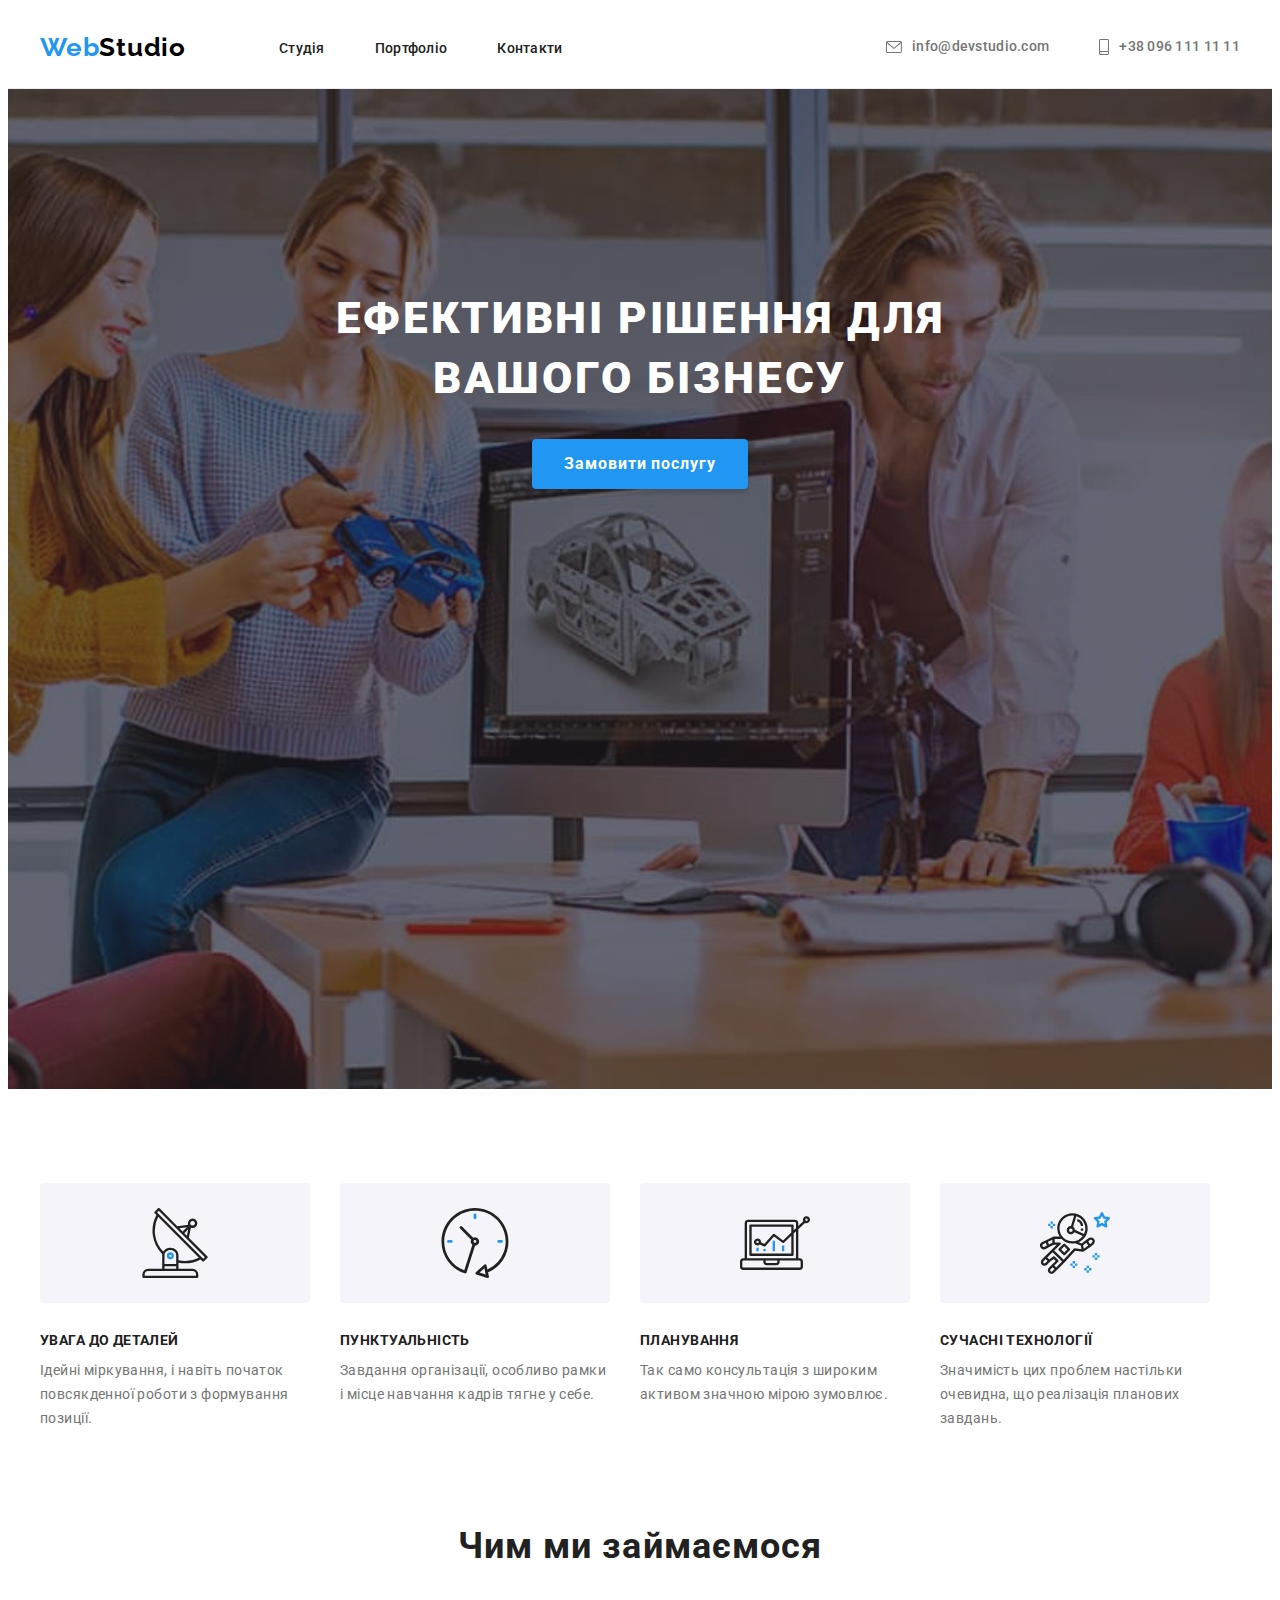
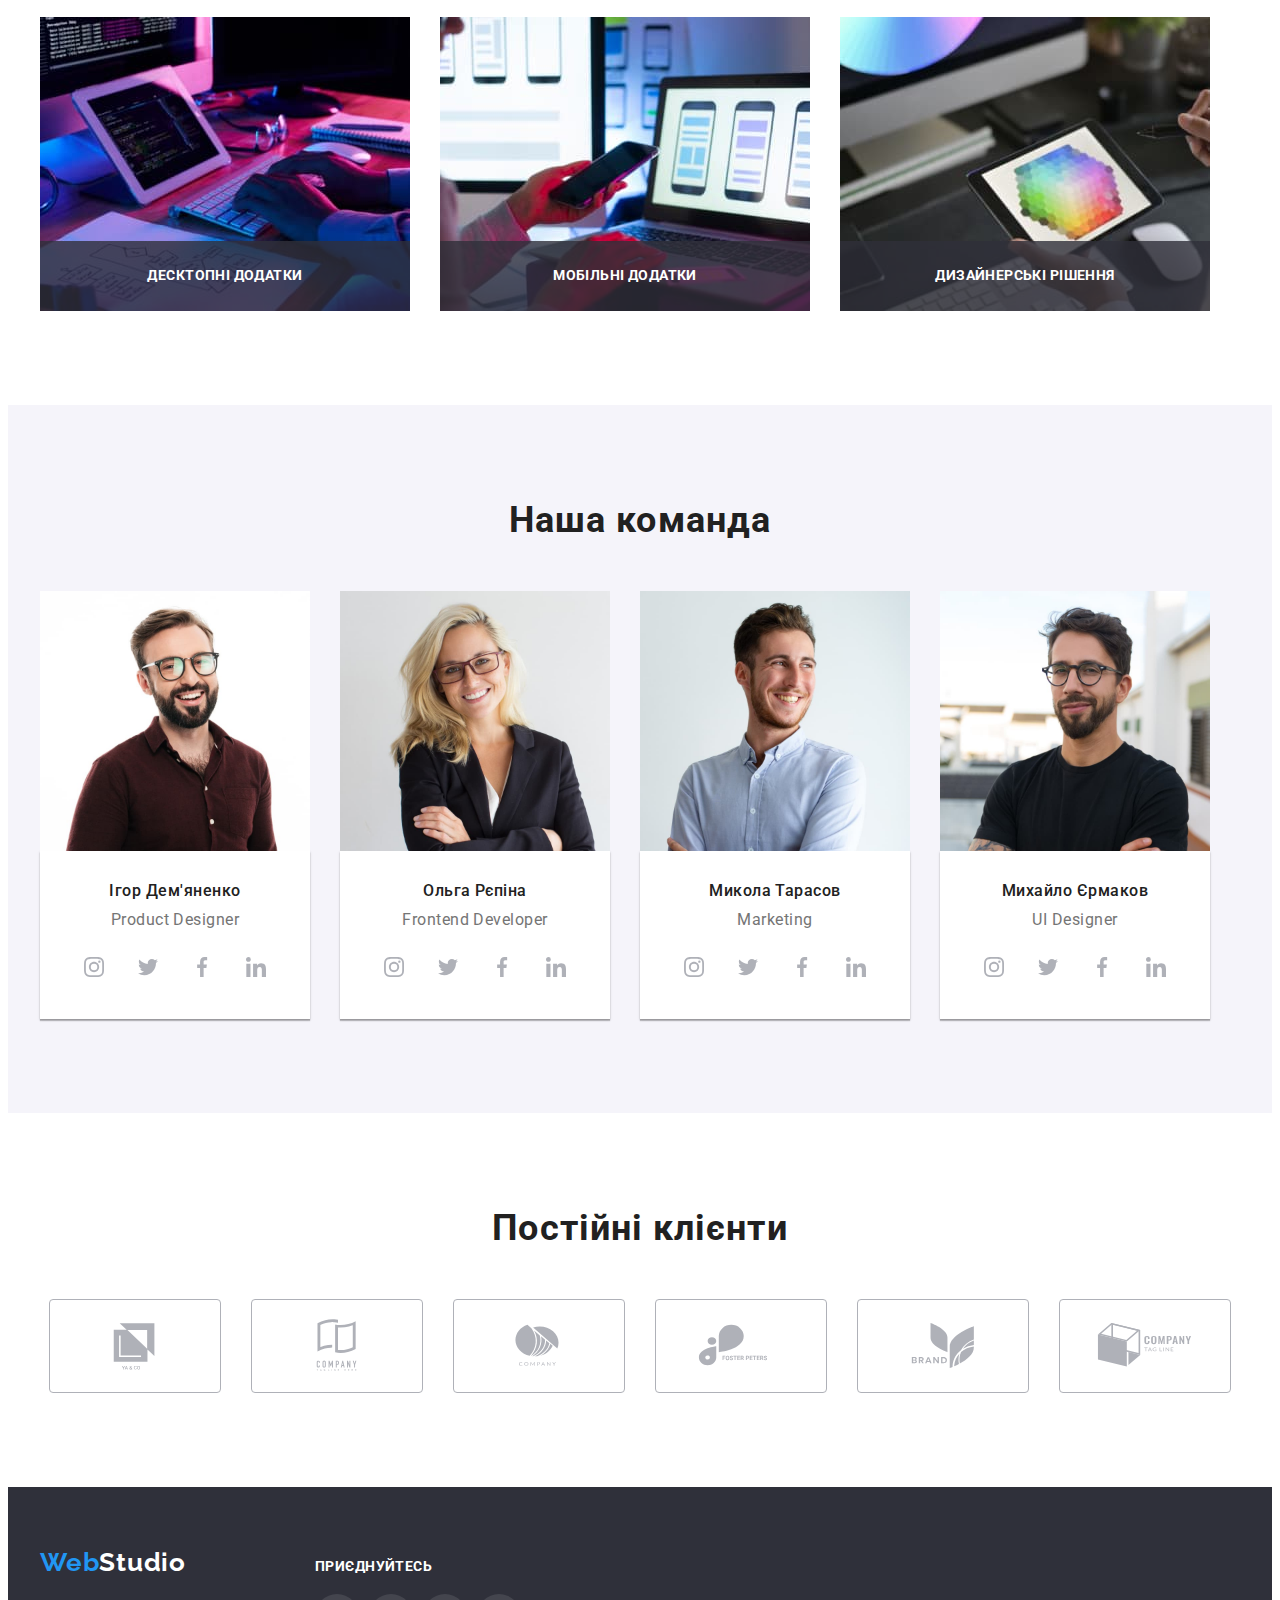
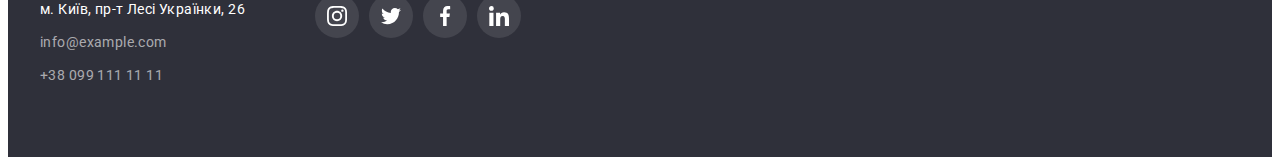
<file: index.html>
<!DOCTYPE html>
<html lang="uk">
  <head>
    <meta charset="UTF-8" />
    <meta http-equiv="X-UA-Compatible" content="IE=edge" />
    <meta name="viewport" content="width=device-width, initial-scale=1.0" />
    <title>Студія</title>
    <link rel="preconnect" href="https://fonts.googleapis.com" />
    <link rel="preconnect" href="https://fonts.gstatic.com" crossorigin />
    <link
      href="https://fonts.googleapis.com/css2?family=Raleway:wght@700&family=Roboto:wght@400;500;700;900&display=swap"
      rel="stylesheet"
    />
    <link
      rel="stylesheet"
      href="https://cdnjs.cloudflare.com/ajax/libs/modern-normalize/1.1.0/modern-normalize.min.css"
      integrity="sha512-wpPYUAdjBVSE4KJnH1VR1HeZfpl1ub8YT/NKx4PuQ5NmX2tKuGu6U/JRp5y+Y8XG2tV+wKQpNHVUX03MfMFn9Q=="
      crossorigin="anonymous"
      referrerpolicy="no-referrer"
    />
    <link rel="stylesheet" href="./css/styles.css" />
  </head>
  <body>
    <!--header-->
    <header class="header">
      <div class="container wrap-header-navigation">
        <nav class="navigation">
          <a class="link link-logo" href="./index.html"
            ><span class="logo-web-element">Web</span
            ><span class="logo-studio-element">Studio</span></a
          >
          <ul class="navigation-list">
            <li class="navigation-list-item">
              <a class="navigation-link link" href="./index.html">Студія</a>
            </li>
            <li class="navigation-list-item">
              <a class="navigation-link link" href="./portfolio.html"
                >Портфоліо</a
              >
            </li>
            <li class="navigation-list-item">
              <a class="navigation-link link" href="#">Контакти</a>
            </li>
          </ul>
        </nav>
        <ul class="contacts-list">
          <li class="contact-item">
            <a class="contact-link link" href="mailto:info@devstudio.com"
              ><svg class="contact-mail-icon" width="16" height="12">
                <use
                  class="icon-header"
                  href="./img/icons.svg#icon-envelope"
                ></use>
              </svg>
              info@devstudio.com</a
            >
          </li>
          <li class="contact-item">
            <a class="contact-link link" href="tel:+380961111111"
              ><svg class="contact-tel-icon" width="10" height="16">
                <use
                  class="icon-header"
                  href="./img/icons.svg#icon-smartphone"
                ></use></svg
              >+38 096 111 11 11</a
            >
          </li>
        </ul>
      </div>
    </header>
    <!--main content-->
    <main>
      <!--hero-->
      <section class="hero">
        <div class="container">
          <h1 class="hero-title">Ефективні рішення для вашого бізнесу</h1>
          <button class="hero-btn" type="button" data-modal-open>
            Замовити послугу
          </button>
        </div>
      </section>
      <!--working principles-->
      <section class="work-principles">
        <div class="container">
          <h2 class="visually-hidden">Принципи роботи</h2>
          <ul class="principles-list">
            <li class="principles-list-item">
              <div class="principles-box">
                <svg class="principle-icon" width="70" height="70">
                  <use class="" href="./img/icons.svg#icon-antenna-1"></use>
                </svg>
              </div>
              <h3 class="principles-title">Увага до деталей</h3>
              <p class="principles-after-title">
                Ідейні міркування, і навіть початок повсякденної роботи з
                формування позиції.
              </p>
            </li>
            <li class="principles-list-item">
              <div class="principles-box">
                <svg class="principle-icon" width="70" height="70">
                  <use class="" href="./img/icons.svg#icon-clock-1"></use>
                </svg>
              </div>
              <h3 class="principles-title">Пунктуальність</h3>
              <p class="principles-after-title">
                Завдання організації, особливо рамки і місце навчання кадрів
                тягне у себе.
              </p>
            </li>
            <li class="principles-list-item">
              <div class="principles-box">
                <svg class="principle-icon" width="70" height="70">
                  <use class="" href="./img/icons.svg#icon-diagram-1"></use>
                </svg>
              </div>
              <h3 class="principles-title">Планування</h3>
              <p class="principles-after-title">
                Так само консультація з широким активом значною мірою зумовлює.
              </p>
            </li>
            <li class="principles-list-item">
              <div class="principles-box">
                <svg class="principle-icon" width="70" height="70">
                  <use class="" href="./img/icons.svg#icon-astronaut-1"></use>
                </svg>
              </div>
              <h3 class="principles-title">Сучасні технології</h3>
              <p class="principles-after-title">
                Значимість цих проблем настільки очевидна, що реалізація
                планових завдань.
              </p>
            </li>
          </ul>
        </div>
      </section>
      <!--tasks-->
      <section class="tasks">
        <div class="container">
          <h2 class="tasks-title">Чим ми займаємося</h2>
          <ul class="tasks-list">
            <li class="tasks-list-item">
              <div class="task-list-wrap">
                <img src="./img/coding.jpg" alt="Програмування" width="370" />
                <p class="task-list-text">Десктопні додатки</p>
              </div>
            </li>
            <li class="tasks-list-item">
              <div class="task-list-wrap">
                <img
                  src="./img/adaptation.jpg"
                  alt="Програмування"
                  width="370"
                />
                <p class="task-list-text">Мобільні додатки</p>
              </div>
            </li>
            <li class="tasks-list-item">
              <div class="task-list-wrap">
                <img
                  src="./img/designing.jpg"
                  alt="Програмування"
                  width="370"
                />
                <p class="task-list-text">Дизайнерські рішення</p>
              </div>
            </li>
          </ul>
        </div>
      </section>
      <!--team-->
      <section class="team">
        <div class="container">
          <h2 class="team-title">Наша команда</h2>
          <ul class="team-list">
            <li class="team-list-item">
              <img
                src="./img/member-demyanenko.jpg"
                alt="Портрет Ігора Дем'яненка"
                width="270"
              />
              <div class="team-list-box">
                <h3 class="member-name">Ігор Дем'яненко</h3>
                <p class="member-title">Product Designer</p>
                <ul class="team-soc team-soc-list">
                  <li class="team-soc-item">
                    <a href="" class="team-soc-link link"
                      ><svg class="team-soc-icon" width="20" height="20">
                        <use
                          href="./img/icons.svg#icon-instagram-icon"
                        ></use></svg
                    ></a>
                  </li>
                  <li class="team-soc-item">
                    <a href="" class="team-soc-link link"
                      ><svg class="team-soc-icon" width="20" height="20">
                        <use
                          href="./img/icons.svg#icon-twitter-icon"
                        ></use></svg
                    ></a>
                  </li>
                  <li class="team-soc-item">
                    <a href="" class="team-soc-link link"
                      ><svg class="team-soc-icon" width="20" height="20">
                        <use
                          href="./img/icons.svg#icon-facebook-icon"
                        ></use></svg
                    ></a>
                  </li>
                  <li class="team-soc-item">
                    <a href="" class="team-soc-link link"
                      ><svg class="team-soc-icon" width="20" height="20">
                        <use
                          href="./img/icons.svg#icon-linkedin-icon"
                        ></use></svg
                    ></a>
                  </li>
                </ul>
              </div>
            </li>
            <li class="team-list-item">
              <img
                src="./img/member-repina.jpg"
                alt="Портрет Ольги Рєпіної"
                width="270"
              />
              <div class="team-list-box">
                <h3 class="member-name">Ольга Рєпіна</h3>
                <p class="member-title">Frontend Developer</p>
                <ul class="team-soc team-soc-list">
                  <li class="team-soc-item">
                    <a href="" class="team-soc-link link"
                      ><svg class="team-soc-icon" width="20" height="20">
                        <use
                          href="./img/icons.svg#icon-instagram-icon"
                        ></use></svg
                    ></a>
                  </li>
                  <li class="team-soc-item">
                    <a href="" class="team-soc-link link"
                      ><svg class="team-soc-icon" width="20" height="20">
                        <use
                          href="./img/icons.svg#icon-twitter-icon"
                        ></use></svg
                    ></a>
                  </li>
                  <li class="team-soc-item">
                    <a href="" class="team-soc-link link"
                      ><svg class="team-soc-icon" width="20" height="20">
                        <use
                          href="./img/icons.svg#icon-facebook-icon"
                        ></use></svg
                    ></a>
                  </li>
                  <li class="team-soc-item">
                    <a href="" class="team-soc-link link"
                      ><svg class="team-soc-icon" width="20" height="20">
                        <use
                          href="./img/icons.svg#icon-linkedin-icon"
                        ></use></svg
                    ></a>
                  </li>
                </ul>
              </div>
            </li>
            <li class="team-list-item">
              <img
                src="./img/member-tarasov.jpg"
                alt="Портрет Миколи Тарасова"
                width="270"
              />
              <div class="team-list-box">
                <h3 class="member-name">Микола Тарасов</h3>
                <p class="member-title">Marketing</p>
                <ul class="team-soc team-soc-list">
                  <li class="team-soc-item">
                    <a href="" class="team-soc-link link"
                      ><svg class="team-soc-icon" width="20" height="20">
                        <use
                          href="./img/icons.svg#icon-instagram-icon"
                        ></use></svg
                    ></a>
                  </li>
                  <li class="team-soc-item">
                    <a href="" class="team-soc-link link"
                      ><svg class="team-soc-icon" width="20" height="20">
                        <use
                          href="./img/icons.svg#icon-twitter-icon"
                        ></use></svg
                    ></a>
                  </li>
                  <li class="team-soc-item">
                    <a href="" class="team-soc-link link"
                      ><svg class="team-soc-icon" width="20" height="20">
                        <use
                          href="./img/icons.svg#icon-facebook-icon"
                        ></use></svg
                    ></a>
                  </li>
                  <li class="team-soc-item">
                    <a href="" class="team-soc-link link"
                      ><svg class="team-soc-icon" width="20" height="20">
                        <use
                          href="./img/icons.svg#icon-linkedin-icon"
                        ></use></svg
                    ></a>
                  </li>
                </ul>
              </div>
            </li>
            <li class="team-list-item">
              <img
                src="./img/member-yermakov.jpg"
                alt="Портрет Михайла Єрмакова"
                width="270"
              />
              <div class="team-list-box">
                <h3 class="member-name">Михайло Єрмаков</h3>
                <p class="member-title">UI Designer</p>
                <ul class="team-soc team-soc-list">
                  <li class="team-soc-item">
                    <a href="" class="team-soc-link link"
                      ><svg class="team-soc-icon" width="20" height="20">
                        <use
                          href="./img/icons.svg#icon-instagram-icon"
                        ></use></svg
                    ></a>
                  </li>
                  <li class="team-soc-item">
                    <a href="" class="team-soc-link link"
                      ><svg class="team-soc-icon" width="20" height="20">
                        <use
                          href="./img/icons.svg#icon-twitter-icon"
                        ></use></svg
                    ></a>
                  </li>
                  <li class="team-soc-item">
                    <a href="" class="team-soc-link link"
                      ><svg class="team-soc-icon" width="20" height="20">
                        <use
                          href="./img/icons.svg#icon-facebook-icon"
                        ></use></svg
                    ></a>
                  </li>
                  <li class="team-soc-item">
                    <a href="" class="team-soc-link link"
                      ><svg class="team-soc-icon" width="20" height="20">
                        <use
                          href="./img/icons.svg#icon-linkedin-icon"
                        ></use></svg
                    ></a>
                  </li>
                </ul>
              </div>
            </li>
          </ul>
        </div>
      </section>
      <section class="permanent-clients">
        <div class="container">
          <h2 class="permanent-clients-title">Постійні клієнти</h2>
          <ul class="permanent-clients-list">
            <li class="permanent-clients-list-item">
              <a href="" class="permanent-client-link">
                <svg class="permanent-client-icon">
                  <use href="./img/icons.svg#icon-Logo-client1"></use>
                </svg>
              </a>
            </li>
            <li class="permanent-clients-list-item">
              <a href="" class="permanent-client-link">
                <svg class="permanent-client-icon">
                  <use href="./img/icons.svg#icon-Logo-client2"></use>
                </svg>
              </a>
            </li>
            <li class="permanent-clients-list-item">
              <a href="" class="permanent-client-link">
                <svg class="permanent-client-icon">
                  <use href="./img/icons.svg#icon-Logo-client3"></use>
                </svg>
              </a>
            </li>
            <li class="permanent-clients-list-item">
              <a href="" class="permanent-client-link">
                <svg class="permanent-client-icon">
                  <use href="./img/icons.svg#icon-Logo-client4"></use>
                </svg>
              </a>
            </li>
            <li class="permanent-clients-list-item">
              <a href="" class="permanent-client-link">
                <svg class="permanent-client-icon">
                  <use href="./img/icons.svg#icon-Logo-client5"></use>
                </svg>
              </a>
            </li>
            <li class="permanent-clients-list-item">
              <a href="" class="permanent-client-link">
                <svg class="permanent-client-icon">
                  <use href="./img/icons.svg#icon-Logo-client6"></use>
                </svg>
              </a>
            </li>
          </ul>
        </div>
      </section>
    </main>
    <!--footer-->
    <footer class="footer">
      <div class="container footer-flex">
        <div class="footer-contact-box">
          <a class="link" href="./index.html"
            ><span class="logo-web-element">Web</span
            ><span class="footer-studio-element">Studio</span></a
          >
          <address class="footer-address">
            <ul class="address-list">
              <li class="footer-list-item">
                <a
                  class="map-link link"
                  href="https://goo.gl/maps/FsZgaGo8YKT9qEPr9"
                  target="_blank"
                  rel="noreferrer noopener nofollow"
                  >м. Київ, пр-т Лесі Українки, 26</a
                >
              </li>
              <li class="footer-list-item">
                <a class="mail-link link" href="mailto:info@example.com"
                  >info@example.com</a
                >
              </li>
              <li class="footer-list-item">
                <a class="tel-link link" href="tel:+380991111111"
                  >+38 099 111 11 11</a
                >
              </li>
            </ul>
          </address>
        </div>
        <div class="join-us">
          <h3 class="join-title">Приєднуйтесь</h3>
          <ul class="team-soc team-soc-list">
            <li class="team-soc-item">
              <a href="" class="team-soc-link-footer link"
                ><svg class="team-soc-icon-footer" width="20" height="20">
                  <use href="./img/icons.svg#icon-instagram-icon"></use></svg
              ></a>
            </li>
            <li class="team-soc-item">
              <a href="" class="team-soc-link-footer link"
                ><svg class="team-soc-icon-footer" width="20" height="20">
                  <use href="./img/icons.svg#icon-twitter-icon"></use></svg
              ></a>
            </li>
            <li class="team-soc-item">
              <a href="" class="team-soc-link-footer link"
                ><svg class="team-soc-icon-footer" width="20" height="20">
                  <use href="./img/icons.svg#icon-facebook-icon"></use></svg
              ></a>
            </li>
            <li class="team-soc-item">
              <a href="" class="team-soc-link-footer link"
                ><svg class="team-soc-icon-footer" width="20" height="20">
                  <use href="./img/icons.svg#icon-linkedin-icon"></use></svg
              ></a>
            </li>
          </ul>
        </div>
      </div>
    </footer>
    <div class="backdrop is-hidden" data-modal>
      <div class="modal">
        <button type="button" class="modal-close" data-modal-close>
          <svg class="close-icon" width="18" height="18">
            <use href="./img/icons.svg#icon-close-black-18dp-2-1"></use>
          </svg>
        </button>
      </div>
    </div>
    <script src="./js/modal.js"></script>
  </body>
</html>
</file>
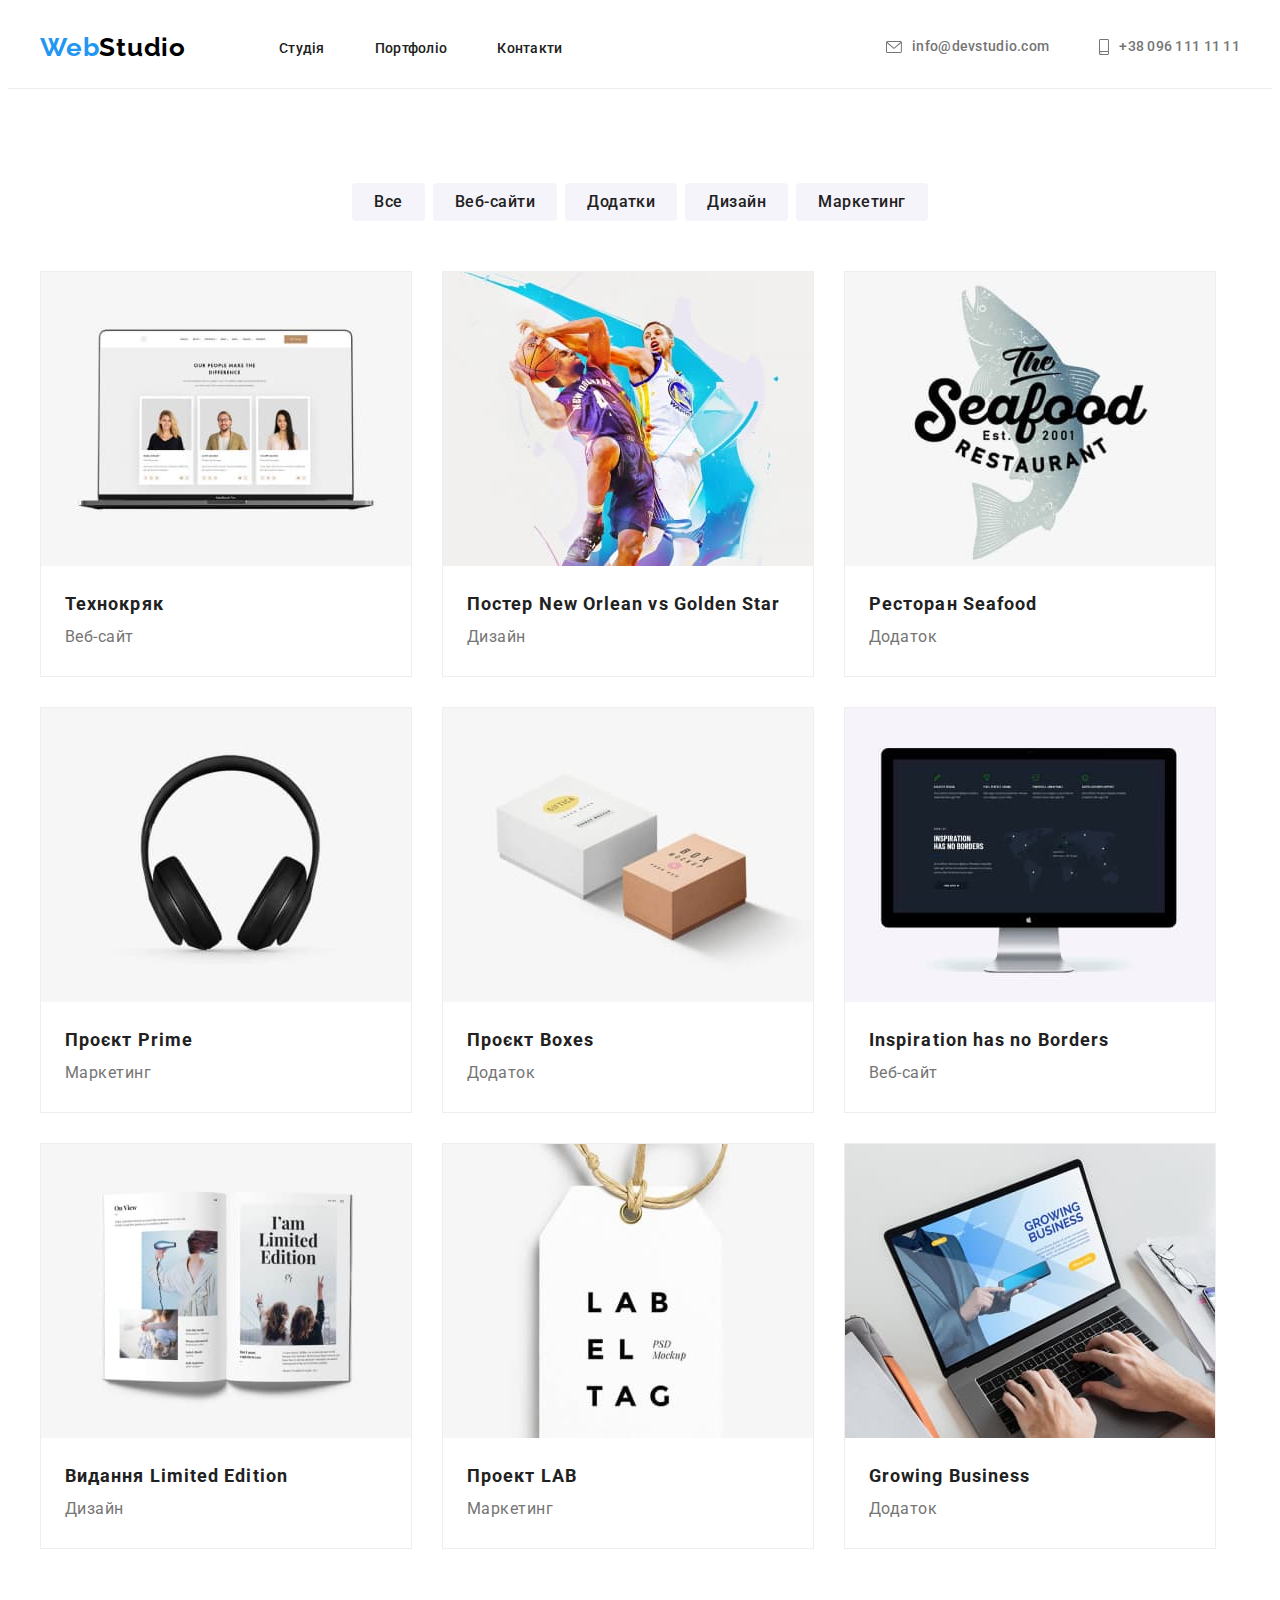
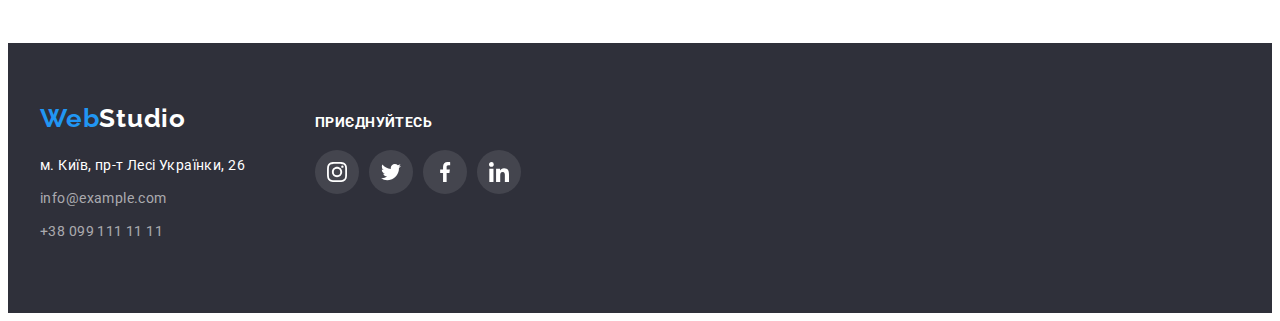
<file: portfolio.html>
<!DOCTYPE html>
<html lang="en">
  <head>
    <meta charset="UTF-8" />
    <meta http-equiv="X-UA-Compatible" content="IE=edge" />
    <meta name="viewport" content="width=device-width, initial-scale=1.0" />
    <title>Студія</title>
    <link rel="preconnect" href="https://fonts.googleapis.com" />
    <link rel="preconnect" href="https://fonts.gstatic.com" crossorigin />
    <link
      href="https://fonts.googleapis.com/css2?family=Raleway:wght@700&family=Roboto:wght@400;500;700;900&display=swap"
      rel="stylesheet"
    />
    <link
      rel="stylesheet"
      href="https://cdnjs.cloudflare.com/ajax/libs/modern-normalize/1.1.0/modern-normalize.min.css"
      integrity="sha512-wpPYUAdjBVSE4KJnH1VR1HeZfpl1ub8YT/NKx4PuQ5NmX2tKuGu6U/JRp5y+Y8XG2tV+wKQpNHVUX03MfMFn9Q=="
      crossorigin="anonymous"
      referrerpolicy="no-referrer"
    />
    <link rel="stylesheet" href="./css/styles.css" />
  </head>
  <body>
    <!--header-->
    <header class="header">
      <div class="container wrap-header-navigation">
        <nav class="navigation">
          <a class="link link-logo" href="./index.html"
            ><span class="logo-web-element">Web</span
            ><span class="logo-studio-element">Studio</span></a
          >
          <ul class="navigation-list">
            <li class="navigation-list-item">
              <a class="navigation-link link" href="./index.html">Студія</a>
            </li>
            <li class="navigation-list-item">
              <a class="navigation-link link" href="./portfolio.html"
                >Портфоліо</a
              >
            </li>
            <li class="navigation-list-item">
              <a class="navigation-link link" href="#">Контакти</a>
            </li>
          </ul>
        </nav>
        <ul class="contacts-list">
          <li class="contact-item">
            <a class="contact-link link" href="mailto:info@devstudio.com"
              ><svg class="contact-mail-icon" width="16" height="12">
                <use
                  class="icon-header"
                  href="./img/icons.svg#icon-envelope"
                ></use>
              </svg>
              info@devstudio.com</a
            >
          </li>
          <li class="contact-item">
            <a class="contact-link link" href="tel:+380961111111"
              ><svg class="contact-tel-icon" width="10" height="16">
                <use
                  class="icon-header"
                  href="./img/icons.svg#icon-smartphone"
                ></use></svg
              >+38 096 111 11 11</a
            >
          </li>
        </ul>
      </div>
    </header>
    <!--main content-->
    <main>
      <!--fiter buttons-->
      <section class="filter-btns">
        <div class="container">
          <h2 class="visually-hidden">Кнопки сортування</h2>
          <ul class="filter-list">
            <li class="filter-list-btn">
              <button class="filter-btn" type="button">Все</button>
            </li>
            <li class="filter-list-btn">
              <button class="filter-btn" type="button">Веб-сайти</button>
            </li>
            <li class="filter-list-btn">
              <button class="filter-btn" type="button">Додатки</button>
            </li>
            <li class="filter-list-btn">
              <button class="filter-btn" type="button">Дизайн</button>
            </li>
            <li class="filter-list-btn">
              <button class="filter-btn" type="button">Маркетинг</button>
            </li>
          </ul>
          <ul class="projects-list">
            <li class="projects-list-item">
              <div class="project-info-wrap">
                <img
                  src="./img/tecnokryak-website.jpg"
                  alt="Веб сайт Технокряк"
                  width="370"
                />
                <p class="project-text-info">
                  Ресурс пропонує комплексні пропозиції з різним рівнем
                  функціоналу та сервісів. Все це дозволить відвідувачу отримати
                  вичерпні відомості про компанію чи приватну особу.
                </p>
              </div>
              <div class="project-box">
                <h3 class="project-title">Технокряк</h3>
                <p class="project-title-after">Веб-сайт</p>
              </div>
            </li>
            <li class="projects-list-item">
              <div class="project-info-wrap">
                <img
                  src="./img/poster-basketball-design.jpg"
                  alt="Постер баскетбольного матчу"
                  width="370"
                />
                <p class="project-text-info">
                  Ресурс пропонує комплексні пропозиції з різним рівнем
                  функціоналу та сервісів. Все це дозволить відвідувачу отримати
                  вичерпні відомості про компанію чи приватну особу.
                </p>
              </div>
              <div class="project-box">
                <h3 class="project-title">Постер New Orlean vs Golden Star</h3>
                <p class="project-title-after">Дизайн</p>
              </div>
            </li>
            <li class="projects-list-item">
              <div class="project-info-wrap">
                <img
                  src="./img/restaurant-app.jpg"
                  alt="Додаток ресторана Seafood"
                  width="370"
                />
                <p class="project-text-info">
                  Ресурс пропонує комплексні пропозиції з різним рівнем
                  функціоналу та сервісів. Все це дозволить відвідувачу отримати
                  вичерпні відомості про компанію чи приватну особу.
                </p>
              </div>
              <div class="project-box">
                <h3 class="project-title">Ресторан Seafood</h3>
                <p class="project-title-after">Додаток</p>
              </div>
            </li>
            <li class="projects-list-item">
              <div class="project-info-wrap">
                <img
                  src="./img/project-prime-marketing.jpg"
                  alt="Маркетинговий проєкт Prime"
                  width="370"
                />
                <p class="project-text-info">
                  Ресурс пропонує комплексні пропозиції з різним рівнем
                  функціоналу та сервісів. Все це дозволить відвідувачу отримати
                  вичерпні відомості про компанію чи приватну особу.
                </p>
              </div>
              <div class="project-box">
                <h3 class="project-title">Проєкт Prime</h3>
                <p class="project-title-after">Маркетинг</p>
              </div>
            </li>
            <li class="projects-list-item">
              <div class="project-info-wrap">
                <img
                  src="./img/project-boxes-app.jpg"
                  alt="Додаток Boxes"
                  width="370"
                />
                <p class="project-text-info">
                  Ресурс пропонує комплексні пропозиції з різним рівнем
                  функціоналу та сервісів. Все це дозволить відвідувачу отримати
                  вичерпні відомості про компанію чи приватну особу.
                </p>
              </div>
              <div class="project-box">
                <h3 class="project-title">Проєкт Boxes</h3>
                <p class="project-title-after">Додаток</p>
              </div>
            </li>
            <li class="projects-list-item">
              <div class="project-info-wrap">
                <img
                  src="./img/inspiration-website.jpg"
                  alt="Вебсайт Inspiration has no Borders"
                  width="370"
                />
                <p class="project-text-info">
                  Ресурс пропонує комплексні пропозиції з різним рівнем
                  функціоналу та сервісів. Все це дозволить відвідувачу отримати
                  вичерпні відомості про компанію чи приватну особу.
                </p>
              </div>
              <div class="project-box">
                <h3 class="project-title">Inspiration has no Borders</h3>
                <p class="project-title-after">Веб-сайт</p>
              </div>
            </li>
            <li class="projects-list-item">
              <div class="project-info-wrap">
                <img
                  src="./img/journal-design.jpg"
                  alt="Дизайн видання"
                  width="370"
                />
                <p class="project-text-info">
                  Ресурс пропонує комплексні пропозиції з різним рівнем
                  функціоналу та сервісів. Все це дозволить відвідувачу отримати
                  вичерпні відомості про компанію чи приватну особу.
                </p>
              </div>
              <div class="project-box">
                <h3 class="project-title">Видання Limited Edition</h3>
                <p class="project-title-after">Дизайн</p>
              </div>
            </li>
            <li class="projects-list-item">
              <div class="project-info-wrap">
                <img
                  src="./img/project-lab-marketing.jpg"
                  alt="Маркетинговий проєкт LAB"
                  width="370"
                />
                <p class="project-text-info">
                  Ресурс пропонує комплексні пропозиції з різним рівнем
                  функціоналу та сервісів. Все це дозволить відвідувачу отримати
                  вичерпні відомості про компанію чи приватну особу.
                </p>
              </div>
              <div class="project-box">
                <h3 class="project-title">Проект LAB</h3>
                <p class="project-title-after">Маркетинг</p>
              </div>
            </li>
            <li class="projects-list-item">
              <div class="project-info-wrap">
                <img
                  src="./img/busines-app.jpg"
                  alt="Додаток для бізнесу"
                  width="370"
                />
                <p class="project-text-info">
                  Ресурс пропонує комплексні пропозиції з різним рівнем
                  функціоналу та сервісів. Все це дозволить відвідувачу отримати
                  вичерпні відомості про компанію чи приватну особу.
                </p>
              </div>
              <div class="project-box">
                <h3 class="project-title">Growing Business</h3>
                <p class="project-title-after">Додаток</p>
              </div>
            </li>
          </ul>
        </div>
      </section>
    </main>
    <!--footer-->
    <footer class="footer">
      <div class="container footer-flex">
        <div class="footer-contact-box">
          <a class="link" href="./index.html"
            ><span class="logo-web-element">Web</span
            ><span class="footer-studio-element">Studio</span></a
          >
          <address class="footer-address">
            <ul class="address-list">
              <li class="footer-list-item">
                <a
                  class="map-link link"
                  href="https://goo.gl/maps/FsZgaGo8YKT9qEPr9"
                  target="_blank"
                  rel="noreferrer noopener nofollow"
                  >м. Київ, пр-т Лесі Українки, 26</a
                >
              </li>
              <li class="footer-list-item">
                <a class="mail-link link" href="mailto:info@example.com"
                  >info@example.com</a
                >
              </li>
              <li class="footer-list-item">
                <a class="tel-link link" href="tel:+380991111111"
                  >+38 099 111 11 11</a
                >
              </li>
            </ul>
          </address>
        </div>
        <div class="join-us">
          <h3 class="join-title">Приєднуйтесь</h3>
          <ul class="team-soc team-soc-list">
            <li class="team-soc-item">
              <a href="" class="team-soc-link-footer link"
                ><svg class="team-soc-icon-footer" width="20" height="20">
                  <use href="./img/icons.svg#icon-instagram-icon"></use></svg
              ></a>
            </li>
            <li class="team-soc-item">
              <a href="" class="team-soc-link-footer link"
                ><svg class="team-soc-icon-footer" width="20" height="20">
                  <use href="./img/icons.svg#icon-twitter-icon"></use></svg
              ></a>
            </li>
            <li class="team-soc-item">
              <a href="" class="team-soc-link-footer link"
                ><svg class="team-soc-icon-footer" width="20" height="20">
                  <use href="./img/icons.svg#icon-facebook-icon"></use></svg
              ></a>
            </li>
            <li class="team-soc-item">
              <a href="" class="team-soc-link-footer link"
                ><svg class="team-soc-icon-footer" width="20" height="20">
                  <use href="./img/icons.svg#icon-linkedin-icon"></use></svg
              ></a>
            </li>
          </ul>
        </div>
      </div>
    </footer>
  </body>
</html>
</file>
<file: css/styles.css>
:root{
    --accent-color: #2196F3; /*колір акцентів, частини логотипу, фону кнопок*/
    --text-color: #757575; /*колір вторинного тексту*/
    --animation: cubic-bezier(0.4, 0, 0.2, 1);
}

body {
    font-family: "Roboto", sans-serif;
    color: #212121;
}

h1, h2, h3, h4, h5, h6, p {
    margin: 0;
}

ul {
    margin: 0;
    padding-left: 0;
}

button {
    cursor: pointer;
}

address {
    font-style: normal;
}

.container {
    width: 1200px;
    padding-left: 15px;
    padding-right: 15px;
    margin: 0 auto;
}

.visually-hidden {
    position: absolute;
    white-space: nowrap;
    width: 1px;
    height: 1px;
    overflow: hidden;
    border: 0;
    padding: 0;
    clip: rect(0 0 0 0);
    clip-path: inset(50%);
    margin: -1px;
}

.navigation-list,
.contacts-list,
.principles-list,
.tasks-list,
.team-list,
.address-list,
.filter-list,
.projects-list,
.team-soc-list,
.permanent-clients-list {
    list-style: none;
}

/*--------HEADER---------*/

.logo-web-element {
    color: var(--accent-color);
}

.logo-studio-element {
    color: #000000;
}

.footer-studio-element{
    color: #FFFFFF;
}

.logo-web-element, .logo-studio-element, .footer-studio-element {
    font-family: 'Raleway';
    font-style: normal;
    font-weight: 700;
    font-size: 26px;
    line-height: 1.19;
    letter-spacing: 0.03em;
}

.link-logo {
    margin-right: 93px;
}

.header{
    background: #FFFFFF;
    padding-top: 24px;
    padding-bottom: 25px;
    border-bottom: 1px solid #ececec;
}

.navigation {
    display: flex;
    align-items: center;
}

.wrap-header-navigation {
    display: flex;
}

.navigation-list {
    display: flex;
}

.navigation-list-item {
    margin-right: 50px;
}

.navigation-list-item:last-child {
    margin-right: 0px;
}

.navigation-link {
    position: relative;
    padding-top: 32px;
    padding-bottom: 32px;
    font-family: 'Roboto';
    font-style: normal;
    font-weight: 500;
    font-size: 14px;
    line-height: 1.14;
    letter-spacing: 0.02em;
    transition: transform 250ms var(--animation), opacity 250ms var(--animation),
    background-color 250ms var(--animation);
}

.navigation-link::after {
    position: absolute;
    content: "";
    display: block;
    width: 100%;
    height: 4px;
    left: 0;
    bottom: 0;
    border-radius: 2px;
    transform: scaleX(0);
    opacity: 0;
    transition: transform 250ms var(--animation), opacity 250ms var(--animation),
    background-color 250ms var(--animation);
}

.navigation-link:hover::after {
    background-color: var(--accent-color);
    transform: scaleX(1);
    opacity: 1;
}


.link,
link:visited {
    text-decoration: none;
    color: inherit
}

.navigation-link:hover, .navigation-link:focus, .contact-link:hover, .contact-link:focus {
    color: var(--accent-color);
}

.contact-link:hover .contact-mail-icon,
.contact-link:focus .contact-mail-icon
 {
    fill: var(--accent-color);
}

.contact-link:hover .contact-tel-icon,
.contact-link:focus .contact-tel-icon {
    fill:var(--accent-color)
}


.contacts-list {
    display: flex;
    align-items: center;
    margin-left: auto;
}

.contact-item {
    font-weight: 500;
    font-size: 14px;
    line-height: 1.14;
    letter-spacing: 0.02em;
    color: var(--text-color);
}

.contact-item:first-child {
    margin-right: 50px;
}

.contact-mail-icon {
    display: flex;
    margin-right: 10px;
    fill: #757575;
}

.contact-tel-icon {
    display: flex;
    margin-right: 10px;
    fill: #757575;
}

.contact-link {
    display: flex;
    align-items: center;
    transition: transform 250ms var(--animation), opacity 250ms var(--animation),
    background-color 250ms var(--animation);
}

/*---------HERO--------*/
.hero{
    background-color: #2F303A;
    background-image: linear-gradient(rgba(47, 48, 58, 0.4), rgba(47, 48, 58, 0.4)), url(../img/hero-background.jpg);
    background-repeat: no-repeat;
    background-size: cover;
    background-position: center;
    max-width: 1600px;
    min-height: 600px;
    margin: 0 auto;
    padding-top: 200px;
    padding-bottom: 200px;
    text-align: center;
}


.hero-title {
    margin-left: auto;
    margin-right: auto;
    max-width: 696px;
    font-weight: 900;
    font-size: 44px;
    line-height: 1.36;
    text-align: center;
    letter-spacing: 0.06em;
    text-transform: uppercase;
    color: #FFFFFF;
}

.hero-btn {
    min-width: 216px;
    padding: 10px 32px 10px 32px;
    margin: 30px auto 0px;
    background: var(--accent-color);
    box-shadow: 0px 4px 4px rgba(0, 0, 0, 0.15);
    border-radius: 4px;
    border-width: 0px;
    font-family: 'Roboto';
    font-weight: 700;
    font-size: 16px;
    line-height: 1.88;
    display: block;
    text-align: center;
    letter-spacing: 0.06em;
    color: #FFFFFF;
    cursor: pointer;
    transition: transform 250ms var(--animation), opacity 250ms var(--animation),
    background-color 250ms var(--animation);
}

.hero-btn:hover {
    transform: scaleX(1.02);
}

/*---------PRINCIPLES-------------*/
.work-principles, .tasks{
    padding-top: 94px;
}

.principles-title{
    font-size: 14px;
    line-height: 1.14;
    letter-spacing: 0.03em;
    text-transform: uppercase;
    margin-bottom: 10px;
}

.principles-after-title{
    font-size: 14px;
    line-height: 1.71;
    letter-spacing: 0.03em;
    color: var(--text-color);
}

.principles-list {
    display: flex;
}

.principles-list-item {
    max-width: 270px;
    margin-right: 30px;
}

.principles-list-item:last-child {
    margin-right: 0px;
}

.principles-box {
        display: flex;   
        height: 120px;
        align-items: center;
        justify-content: center;
        margin-bottom: 30px;
        border-radius: 4px;
        background-color: #F5F4FA;
}

/*-------tasks-----------*/
.tasks {
    padding-bottom: 94px;
}

.tasks-title, .team-title {
    font-weight: 700;
    font-size: 36px;
    line-height: 1.17;
    text-align: center;
    letter-spacing: 0.03em;
}

.tasks-title {
    margin-bottom: 50px;
}

.tasks-list {
    display: flex;
}

.tasks-list-item {
    margin-right: 30px;
}

.tasks-list-item:last-child {
    margin-right: 0px;
}

.task-list-wrap {
    position: relative;
}

.task-list-text {
    position: absolute;
    bottom: 0;
    right: 0;
    font-weight: 700;
    font-size: 14px;
    line-height: 1.14;
    text-align: center;
    letter-spacing: 0.03em;
    text-transform: uppercase;
    color: #FFFFFF;
    background: rgba(47, 48, 58, 0.8);
    width: 100%;
    padding-top: 27px;
    padding-bottom: 27px;
}

/*--------team--------------*/
.team{
    background: #F5F4FA;
    padding-top: 94px;
    padding-bottom: 94px;
}

.team-title {
    margin-bottom: 50px;
}
.member-name{
    margin-bottom: 10px;
    font-weight: 500;
    font-size: 16px;
    line-height: 1.19;
    text-align: center;
    letter-spacing: 0.03em;
}

.member-title{
    font-size: 16px;
    line-height: 1.19;
    text-align: center;
    letter-spacing: 0.03em;
    color: var(--text-color);
    margin-bottom: 16px;
}

.team-list {
    display: flex;
}

.team-list-item {
    margin-right: 30px;
}

.team-list-item:last-child {
    margin-right: 0px;
}

.team-list-box {
    background-color: #fff;
    padding-top: 30px;
    padding-bottom: 30px;
    box-shadow: 0px 1px 3px rgb(0 0 0 / 12%), 0px 1px 1px rgb(0 0 0 / 14%), 0px 2px 1px rgb(0 0 0 / 20%);
}

.team-soc {
    display: flex;
    justify-content: center;
    gap: 10px;
}

.team-soc-link {
    width: 44px;
    height: 44px;
    border-radius:50%;
    background-color: #FFFFFF;
    display: flex;
    align-items: center;
    justify-content: center;
    transition: transform 250ms var(--animation), opacity 250ms var(--animation),
    background-color 250ms var(--animation);
}

.team-soc-icon {
    fill: #AFB1B8;
}

.team-soc-link:hover, .team-soc-link:focus {
    background-color: var(--accent-color);
}

.team-soc-link:hover .team-soc-icon,
.team-soc-link:focus .team-soc-icon {
    fill: #FFFFFF;
}

/*-------------permanent clients-----------------*/
.permanent-clients {
    padding-top: 94px;
    padding-bottom: 94px;
}

.permanent-clients-title {
    font-size: 36px;
    line-height: 1.17;
    text-align: center;
    letter-spacing: 0.03em;
    margin-bottom: 50px;
}

.permanent-clients-list {
    display: flex;
    justify-content: center;
    gap: 30px;
}

.permanent-client-link {
        width: 170px;
        height: 92px;
        border: 1px solid #AFB1B8;
        border-radius: 4px;
        display: flex;
        align-items: center;
        justify-content: center;
        transition: transform 250ms var(--animation), opacity 250ms var(--animation),
        background-color 250ms var(--animation);
}

.permanent-client-icon{
    fill: #AFB1B8;
    width: 106px;
    height: 60px;
    display: inline-block;
}

.permanent-client-link:hover,
.permanent-client-link:focus {
    border: 1px solid var(--accent-color);
}

.permanent-client-link:hover .permanent-client-icon,
.permanent-client-link:focus .permanent-client-icon {
    fill: var(--accent-color);
}

/*-----------footer------------*/
.footer-address {
    margin-top: 20px;
}
.footer{
    background: #2F303A;
    padding-top: 60px;
    padding-bottom: 60px;
}

.map-link{
    font-style: normal;
    font-weight: 400;
    font-size: 14px;
    line-height: 1.71;
    letter-spacing: 0.03em;
    color: #FFFFFF;
}

.mail-link, .tel-link {
    font-style: normal;
    font-weight: 400;
    font-size: 14px;
    line-height: 1.71;
    letter-spacing: 0.03em;
    color: rgba(255, 255, 255, 0.6);
}

.footer-list-item {
    margin-bottom: 9px;
}

.footer-contact-box {
}

.join-us {
    max-width: 206px;
}

.join-title {
    font-size: 14px;
    line-height: 16px;
    letter-spacing: 0.03em;
    text-transform: uppercase;
    color: #FFFFFF;
    margin-bottom: 20px;
}

.footer-flex {
    display: flex;
    gap: 70px;
    align-items: baseline;
}

.team-soc {
    display: flex;
    justify-content: center;
    gap: 10px;
}

.team-soc-link-footer {
    width: 44px;
    height: 44px;
    border-radius: 50%;
    display: flex;
    align-items: center;
    justify-content: center;
    background-color: rgba(255, 255, 255, 0.1);
    fill: #fff;
    transition: transform 250ms var(--animation), opacity 250ms var(--animation),
    background-color 250ms var(--animation);
}

.team-soc-icon-footer {
    fill: #fff;
}

.team-soc-link-footer:hover,
.team-soc-link-footer:focus {
    background-color: var(--accent-color);
}

.team-soc-link:hover .team-soc-icon,
.team-soc-link:focus .team-soc-icon {
    fill: #FFFFFF;
}

/*---------------PORTFOLIO------------*/
/*---------------FILTER BUTTONS-------*/
.filter-btns{
    padding-top: 94px;
    padding-bottom: 94px;
}

.filter-btn{
    padding: 6px 22px;
    background: #F5F4FA;
    border-radius: 4px;
    border-width: 0px;
    font-family: 'Roboto';
    font-style: normal;
    font-weight: 500;
    font-size: 16px;
    line-height: 1.62;
    text-align: center;
    letter-spacing: 0.03em;
    color: #212121;
    cursor: pointer;
    transition: transform 250ms var(--animation), opacity 250ms var(--animation),
    background-color 250ms var(--animation);
}

.filter-btn:hover, .filter-btn:focus{
    background: var(--accent-color);
    box-shadow: 0px 3px 1px rgba(0, 0, 0, 0.1), 0px 1px 2px rgba(0, 0, 0, 0.08), 0px 2px 2px rgba(0, 0, 0, 0.12);
    border-radius: 4px;
    font-family: 'Roboto';
    font-style: normal;
    font-weight: 500;
    font-size: 16px;
    line-height: 1.62;
    text-align: center;
    letter-spacing: 0.03em;
    color: #FFFFFF;
}

.filter-list {
    display: flex;
    justify-content: center;
}

.filter-list-btn {
    margin-right: 8px;
}

.filter-list-btn:last-child {
    margin-right: 0px;
}

/*--------projects-------------------*/

.project-title{
    font-weight: 700;
    font-size: 18px;
    line-height: 2;
    letter-spacing: 0.06em;
}

.project-title-after{
    font-weight: 400;
    font-size: 16px;
    line-height: 1.88;
    letter-spacing: 0.03em;
    color: var(--text-color);
}

.projects-list {
    display: flex;
    flex-wrap: wrap;
    margin-top: 50px;
    gap: 30px;
}

.projects-list-item {
    width: 370px;
    height: 404px;
    border: 1px solid #eeeeee;
    transition: transform 250ms var(--animation), opacity 250ms var(--animation),
    background-color 250ms var(--animation);
}

.projects-list-item:hover,
.projects-list-item:focus {
    box-shadow: 0px 1px 3px rgb(0 0 0 / 12%), 0px 1px 1px rgb(0 0 0 / 14%), 0px 2px 1px rgb(0 0 0 / 20%);
}

.project-info-wrap {
    position: relative;
    overflow: hidden;
}

.project-text-info {
    position: absolute;
    top: 0;
    left: 0;
    font-weight: 400;
    font-size: 18px;
    line-height: 1.56;
    letter-spacing: 0.03em;
    
    color: #FFFFFF;

    background-color: rgba(33, 150, 243, 0.9);
    height: 100%;
    padding: 63px 24px;
    transform: translateY(100%);
    transition: transform 250ms var(--animation);
}

.projects-list-item:hover .project-text-info,
.projects-list-item:focus {
    transform: translateY(0);
}

.project-box {
    padding: 20px 24px;

}

img {
    display: block;
    max-width: 100%;
    height: auto;
}

.backdrop {
    position: fixed;
    top: 0;
    width: 100%;
    height: 100%;
    background-color: rgba(0, 0, 0, 0.2);
    transition: opacity 250ms, visibility 250ms;
}

.modal {
    position: absolute;
    width: 528px;
    min-height: 581px;
    background-color: #FFFFFF;
    box-shadow: 0px 1px 3px rgba(0, 0, 0, 0.12), 0px 1px 1px rgba(0, 0, 0, 0.14), 0px 2px 1px rgba(0, 0, 0, 0.2);
    border-radius: 4px;
    top: 50%;
    left: 50%;
    transform: translate(-50%, -50%);
}

.modal-close {
    position: absolute;
    right: 8px;
    top: 8px;
    background-color: transparent;
    width: 30px;
    height: 30px;
    border: 1px solid rgba(0, 0, 0, 0.1);
    border-radius: 50%;
}

.is-hidden {
    opacity: 0;
    visibility: hidden;
    pointer-events: none;
}

.close-icon {
    position: absolute;
    top: 50%;
    left: 50%;
    transform: translate(-50%, -50%);
}
</file>
